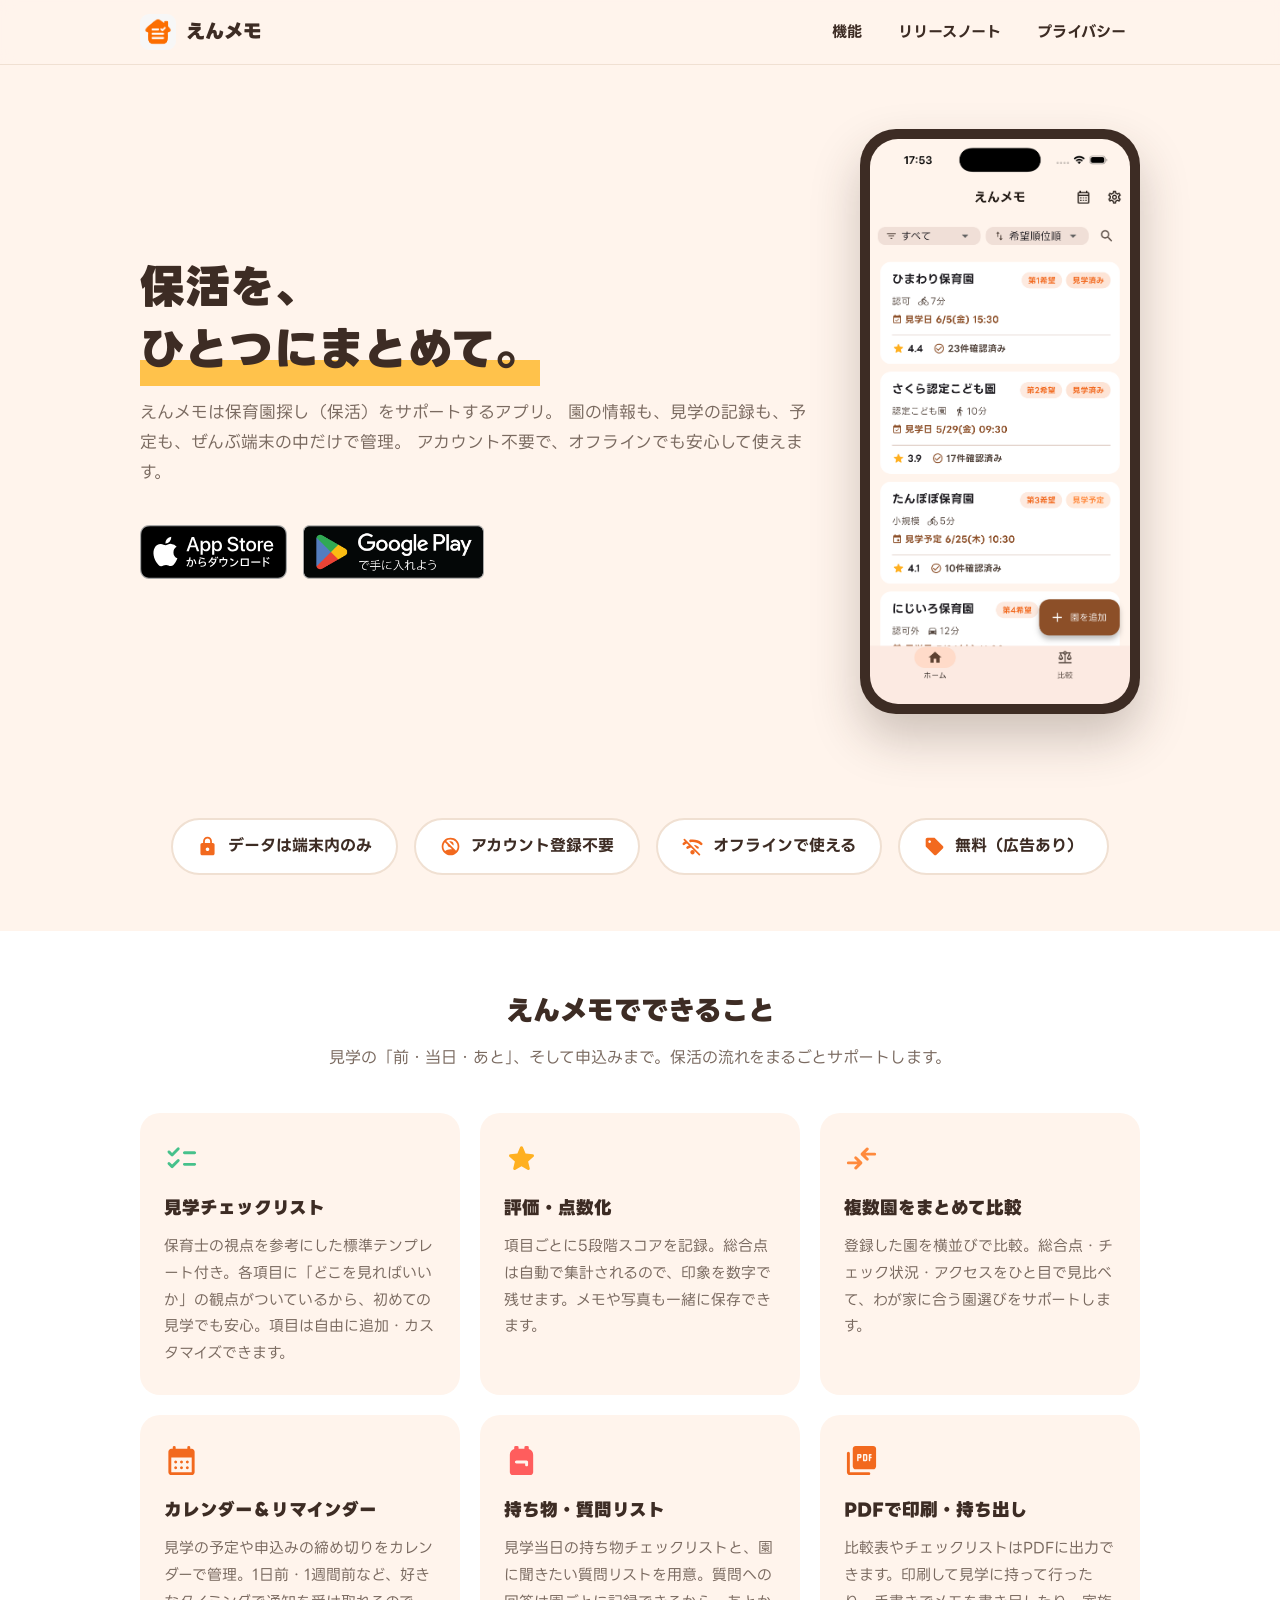
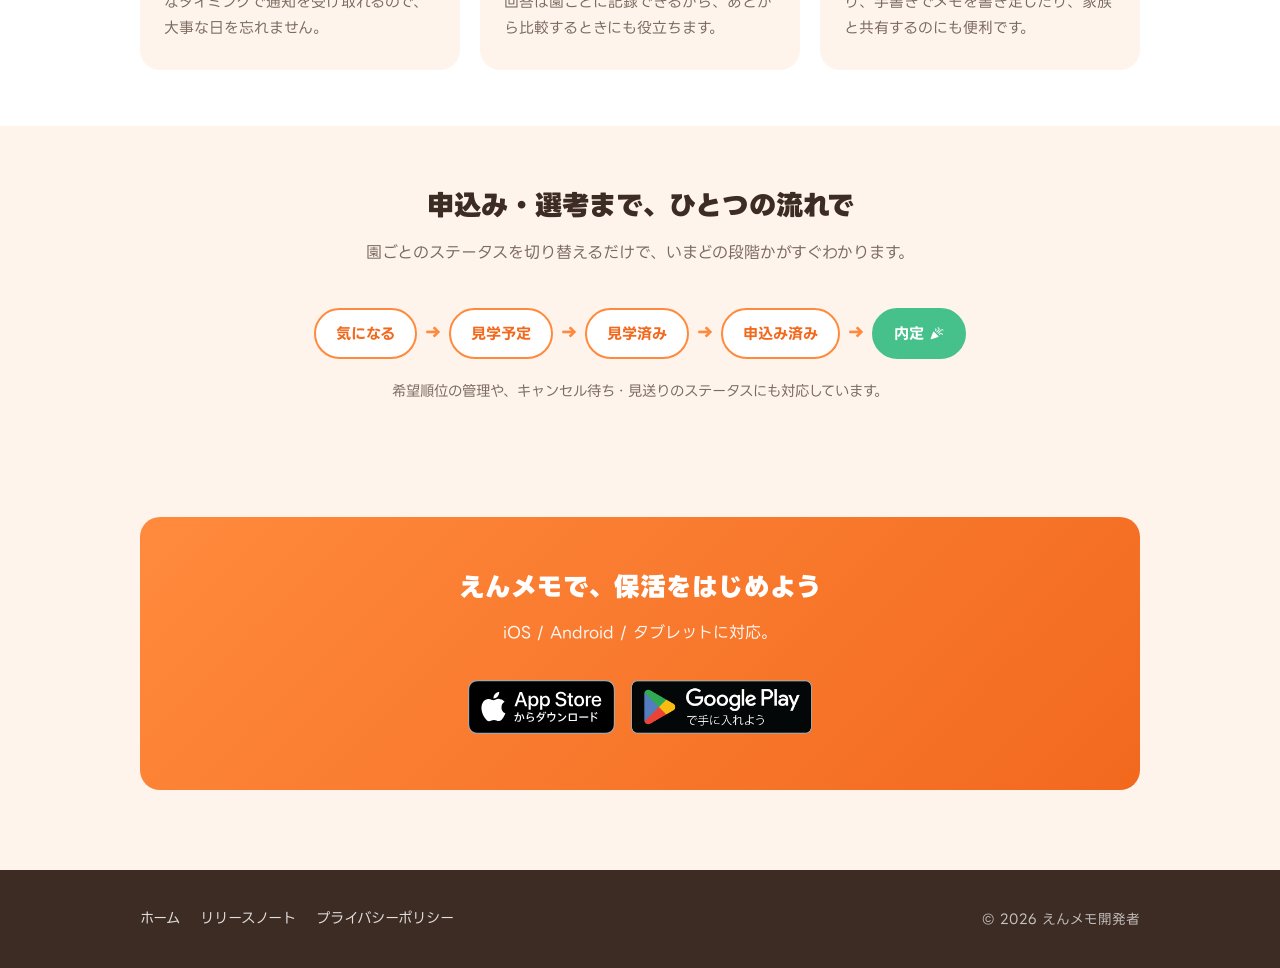
<file: index.html>
<!DOCTYPE html>
<html lang="ja">
<head>
  <meta charset="UTF-8">
  <meta name="viewport" content="width=device-width, initial-scale=1.0">
  <!-- Google tag (gtag.js) -->
  <script async src="https://www.googletagmanager.com/gtag/js?id=G-6Z30VS1GEQ"></script>
  <script>
    window.dataLayer = window.dataLayer || [];
    function gtag(){dataLayer.push(arguments);}
    gtag('js', new Date());
    gtag('config', 'G-6Z30VS1GEQ');
  </script>
  <title>えんメモ — 保活をひとつにまとめる保育園見学アプリ</title>
  <meta name="description" content="えんメモは保育園探し（保活）をサポートするアプリ。見学チェックリストで記録し、複数園を比較。オフライン・アカウント不要で安心して使えます。">
  <!-- TODO: サイトURL確定後に OGP を有効化（og:image は絶対URLが必要）
  <meta property="og:title" content="えんメモ — 保活をひとつにまとめる保育園見学アプリ">
  <meta property="og:description" content="見学チェックリストで記録し、複数園を比較。オフライン・アカウント不要。">
  <meta property="og:image" content="https://＜サイトURL＞/assets/img/ogp.png">
  -->
  <link rel="icon" type="image/png" href="assets/img/app_icon.png">
  <link rel="preload" href="assets/fonts/LINESeedJP_Rg.woff2" as="font" type="font/woff2" crossorigin>
  <link rel="preload" href="assets/fonts/LINESeedJP_Eb.woff2" as="font" type="font/woff2" crossorigin>
  <link rel="stylesheet" href="assets/css/style.css">
</head>
<body>

  <header class="site-header">
    <div class="container">
      <a class="brand" href="index.html">
        <img src="assets/img/app_icon.png" alt="えんメモのアイコン">
        <span>えんメモ</span>
      </a>
      <nav class="site-nav">
        <a href="#features">機能</a>
        <a href="releases.html">リリースノート</a>
        <a href="privacy.html">プライバシー</a>
      </nav>
    </div>
  </header>

  <main>

    <!-- ヒーロー -->
    <section class="hero">
      <div class="container">
        <div class="hero-copy">
          <h1>保活を、<br><span class="marker">ひとつにまとめて。</span></h1>
          <p class="lead">
            えんメモは保育園探し（保活）をサポートするアプリ。
            園の情報も、見学の記録も、予定も、ぜんぶ端末の中だけで管理。
            アカウント不要で、オフラインでも安心して使えます。
          </p>
          <div class="hero-badges">
            <a href="https://apps.apple.com/jp/app/id6776868012" target="_blank" rel="noopener">
              <img class="badge-appstore" src="assets/img/appstore-badge.svg" alt="App Storeでダウンロード">
            </a>
            <a href="https://play.google.com/store/apps/details?id=com.tsuka54lab.enmemo" target="_blank" rel="noopener">
              <img class="badge-googleplay" src="assets/img/googleplay-badge.png" alt="Google Playで手に入れよう">
            </a>
          </div>
        </div>
        <div class="hero-phone">
          <div class="phone-frame">
            <!-- スクリーンショットは assets/img/screenshot-home.png を差し替えれば更新できる -->
            <img src="assets/img/screenshot-home.png" alt="えんメモのホーム画面。登録した園がカードで一覧表示される">
          </div>
        </div>
      </div>
    </section>

    <!-- 安心ポイント -->
    <section>
      <div class="container">
        <div class="trust-row">
          <div class="trust-pill"><span class="micon ic-lock" aria-hidden="true"></span>データは端末内のみ</div>
          <div class="trust-pill"><span class="micon ic-no-accounts" aria-hidden="true"></span>アカウント登録不要</div>
          <div class="trust-pill"><span class="micon ic-wifi-off" aria-hidden="true"></span>オフラインで使える</div>
          <div class="trust-pill"><span class="micon ic-sell" aria-hidden="true"></span>無料（広告あり）</div>
        </div>
      </div>
    </section>

    <!-- 機能紹介 -->
    <section class="features" id="features">
      <div class="container">
        <h2 class="section-title">えんメモでできること</h2>
        <p class="section-sub">見学の「前・当日・あと」、そして申込みまで。保活の流れをまるごとサポートします。</p>
        <div class="feature-grid">
          <div class="feature-card">
            <div class="icon micon ic-checklist c-ok" aria-hidden="true"></div>
            <h3>見学チェックリスト</h3>
            <p>保育士の視点を参考にした標準テンプレート付き。各項目に「どこを見ればいいか」の観点がついているから、初めての見学でも安心。項目は自由に追加・カスタマイズできます。</p>
          </div>
          <div class="feature-card">
            <div class="icon micon ic-star c-attention" aria-hidden="true"></div>
            <h3>評価・点数化</h3>
            <p>項目ごとに5段階スコアを記録。総合点は自動で集計されるので、印象を数字で残せます。メモや写真も一緒に保存できます。</p>
          </div>
          <div class="feature-card">
            <div class="icon micon ic-compare c-primary" aria-hidden="true"></div>
            <h3>複数園をまとめて比較</h3>
            <p>登録した園を横並びで比較。総合点・チェック状況・アクセスをひと目で見比べて、わが家に合う園選びをサポートします。</p>
          </div>
          <div class="feature-card">
            <div class="icon micon ic-calendar c-deep" aria-hidden="true"></div>
            <h3>カレンダー＆リマインダー</h3>
            <p>見学の予定や申込みの締め切りをカレンダーで管理。1日前・1週間前など、好きなタイミングで通知を受け取れるので、大事な日を忘れません。</p>
          </div>
          <div class="feature-card">
            <div class="icon micon ic-backpack c-ng" aria-hidden="true"></div>
            <h3>持ち物・質問リスト</h3>
            <p>見学当日の持ち物チェックリストと、園に聞きたい質問リストを用意。質問への回答は園ごとに記録できるから、あとから比較するときにも役立ちます。</p>
          </div>
          <div class="feature-card">
            <div class="icon micon ic-pdf c-deep" aria-hidden="true"></div>
            <h3>PDFで印刷・持ち出し</h3>
            <p>比較表やチェックリストはPDFに出力できます。印刷して見学に持って行ったり、手書きでメモを書き足したり、家族と共有するのにも便利です。</p>
          </div>
        </div>
      </div>
    </section>

    <!-- 保活フロー -->
    <section>
      <div class="container">
        <h2 class="section-title">申込み・選考まで、ひとつの流れで</h2>
        <p class="section-sub">園ごとのステータスを切り替えるだけで、いまどの段階かがすぐわかります。</p>
        <div class="flow-steps">
          <span class="flow-step">気になる</span>
          <span class="flow-arrow">→</span>
          <span class="flow-step">見学予定</span>
          <span class="flow-arrow">→</span>
          <span class="flow-step">見学済み</span>
          <span class="flow-arrow">→</span>
          <span class="flow-step">申込み済み</span>
          <span class="flow-arrow">→</span>
          <span class="flow-step goal">内定 <span class="micon ic-celebration" aria-hidden="true"></span></span>
        </div>
        <p class="flow-note">希望順位の管理や、キャンセル待ち・見送りのステータスにも対応しています。</p>
      </div>
    </section>

    <!-- CTA -->
    <section class="cta">
      <div class="container">
        <div class="cta-box">
          <h2>えんメモで、保活をはじめよう</h2>
          <p>iOS / Android / タブレットに対応。</p>
          <div class="hero-badges">
            <a href="https://apps.apple.com/jp/app/id6776868012" target="_blank" rel="noopener">
              <img class="badge-appstore" src="assets/img/appstore-badge.svg" alt="App Storeでダウンロード">
            </a>
            <a href="https://play.google.com/store/apps/details?id=com.tsuka54lab.enmemo" target="_blank" rel="noopener">
              <img class="badge-googleplay" src="assets/img/googleplay-badge.png" alt="Google Playで手に入れよう">
            </a>
          </div>
        </div>
      </div>
    </section>

  </main>

  <footer class="site-footer">
    <div class="container">
      <div class="footer-links">
        <a href="index.html">ホーム</a>
        <a href="releases.html">リリースノート</a>
        <a href="privacy.html">プライバシーポリシー</a>
      </div>
      <div class="copyright">© 2026 えんメモ開発者</div>
    </div>
  </footer>

</body>
</html>
</file>
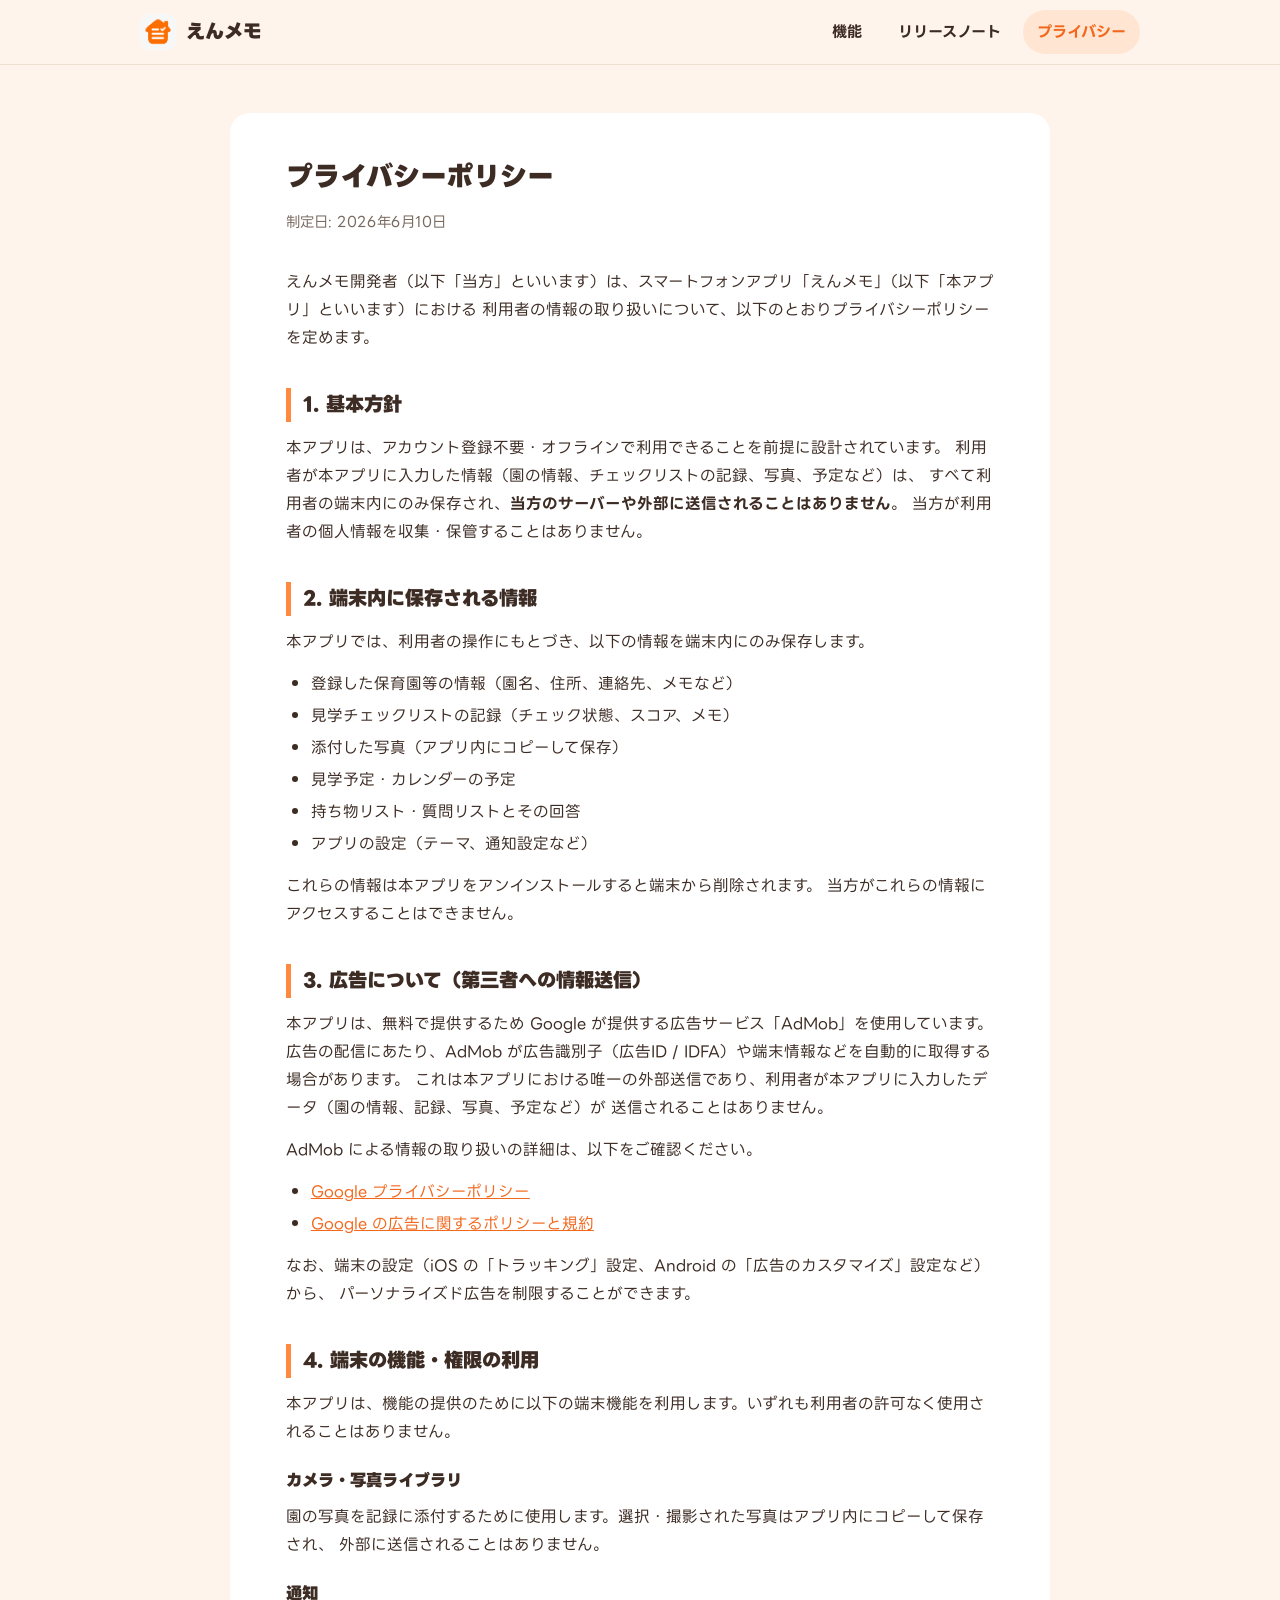
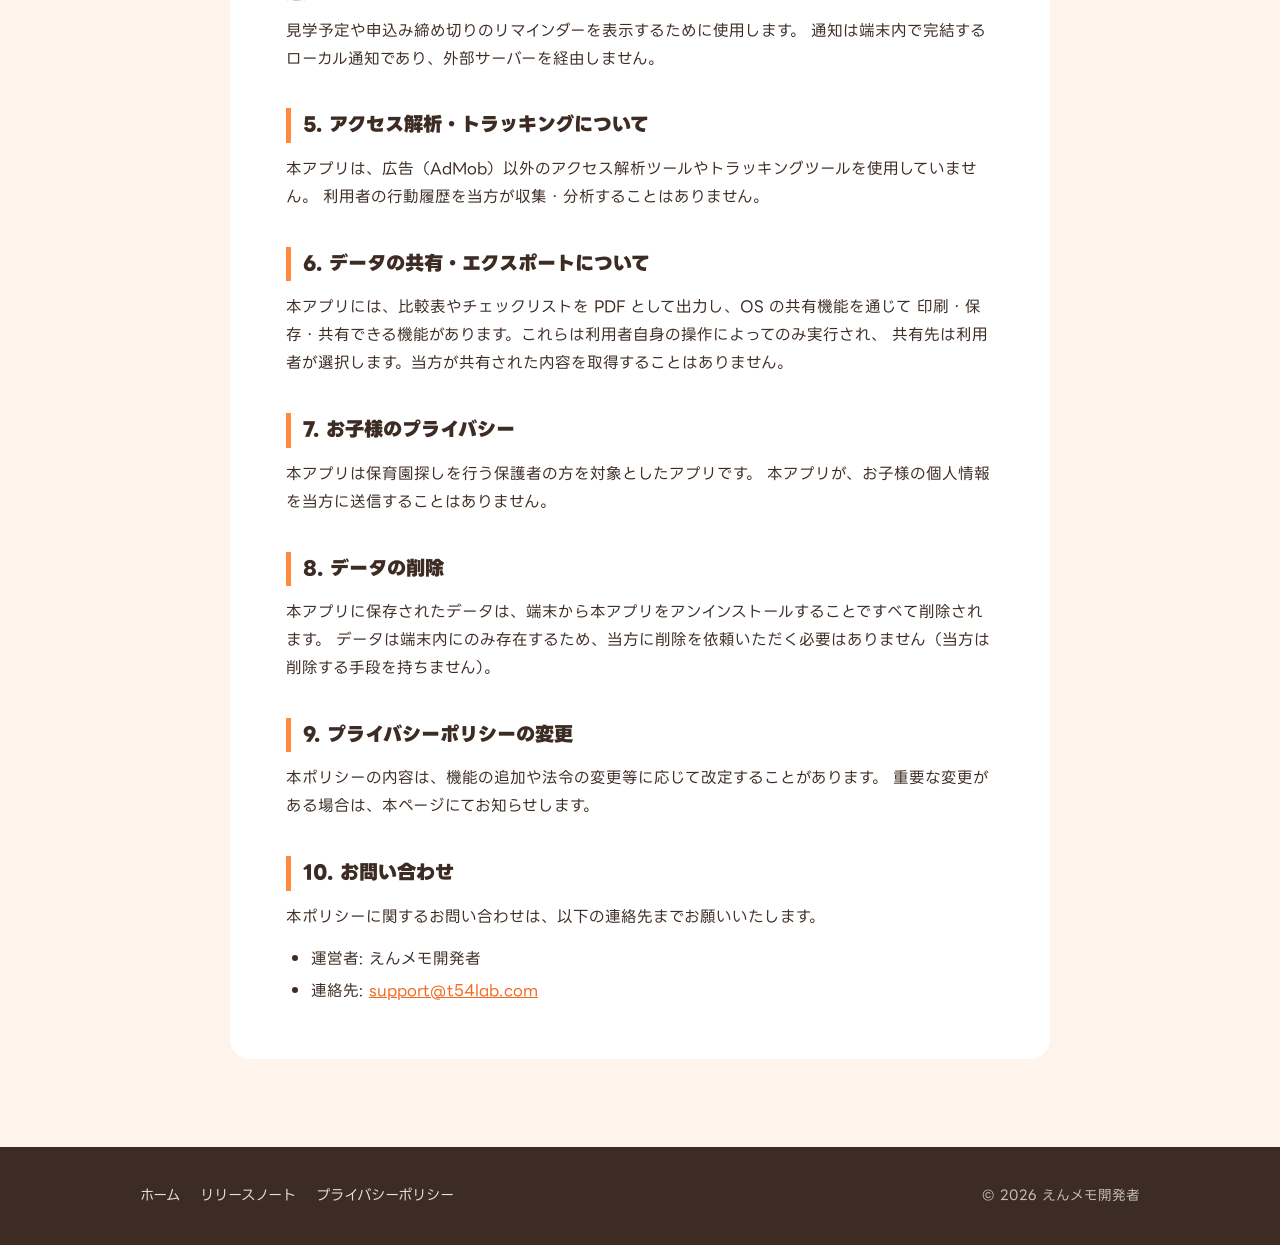
<file: privacy.html>
<!DOCTYPE html>
<html lang="ja">
<head>
  <meta charset="UTF-8">
  <meta name="viewport" content="width=device-width, initial-scale=1.0">
  <!-- Google tag (gtag.js) -->
  <script async src="https://www.googletagmanager.com/gtag/js?id=G-6Z30VS1GEQ"></script>
  <script>
    window.dataLayer = window.dataLayer || [];
    function gtag(){dataLayer.push(arguments);}
    gtag('js', new Date());
    gtag('config', 'G-6Z30VS1GEQ');
  </script>
  <title>プライバシーポリシー | えんメモ</title>
  <meta name="description" content="保活アプリ「えんメモ」のプライバシーポリシーです。">
  <link rel="icon" type="image/png" href="assets/img/app_icon.png">
  <link rel="preload" href="assets/fonts/LINESeedJP_Rg.woff2" as="font" type="font/woff2" crossorigin>
  <link rel="preload" href="assets/fonts/LINESeedJP_Eb.woff2" as="font" type="font/woff2" crossorigin>
  <link rel="stylesheet" href="assets/css/style.css">
</head>
<body>

  <header class="site-header">
    <div class="container">
      <a class="brand" href="index.html">
        <img src="assets/img/app_icon.png" alt="えんメモのアイコン">
        <span>えんメモ</span>
      </a>
      <nav class="site-nav">
        <a href="index.html#features">機能</a>
        <a href="releases.html">リリースノート</a>
        <a href="privacy.html" class="active">プライバシー</a>
      </nav>
    </div>
  </header>

  <main class="page-body">
    <div class="container">
      <article class="article">
        <h1>プライバシーポリシー</h1>
        <p class="meta">制定日: 2026年6月10日</p>

        <p>
          えんメモ開発者（以下「当方」といいます）は、スマートフォンアプリ「えんメモ」（以下「本アプリ」といいます）における
          利用者の情報の取り扱いについて、以下のとおりプライバシーポリシーを定めます。
        </p>

        <h2>1. 基本方針</h2>
        <p>
          本アプリは、アカウント登録不要・オフラインで利用できることを前提に設計されています。
          利用者が本アプリに入力した情報（園の情報、チェックリストの記録、写真、予定など）は、
          すべて利用者の端末内にのみ保存され、<strong>当方のサーバーや外部に送信されることはありません</strong>。
          当方が利用者の個人情報を収集・保管することはありません。
        </p>

        <h2>2. 端末内に保存される情報</h2>
        <p>本アプリでは、利用者の操作にもとづき、以下の情報を端末内にのみ保存します。</p>
        <ul>
          <li>登録した保育園等の情報（園名、住所、連絡先、メモなど）</li>
          <li>見学チェックリストの記録（チェック状態、スコア、メモ）</li>
          <li>添付した写真（アプリ内にコピーして保存）</li>
          <li>見学予定・カレンダーの予定</li>
          <li>持ち物リスト・質問リストとその回答</li>
          <li>アプリの設定（テーマ、通知設定など）</li>
        </ul>
        <p>
          これらの情報は本アプリをアンインストールすると端末から削除されます。
          当方がこれらの情報にアクセスすることはできません。
        </p>

        <h2>3. 広告について（第三者への情報送信）</h2>
        <p>
          本アプリは、無料で提供するため Google が提供する広告サービス「AdMob」を使用しています。
          広告の配信にあたり、AdMob が広告識別子（広告ID / IDFA）や端末情報などを自動的に取得する場合があります。
          これは本アプリにおける唯一の外部送信であり、利用者が本アプリに入力したデータ（園の情報、記録、写真、予定など）が
          送信されることはありません。
        </p>
        <p>
          AdMob による情報の取り扱いの詳細は、以下をご確認ください。
        </p>
        <ul>
          <li><a href="https://policies.google.com/privacy" target="_blank" rel="noopener">Google プライバシーポリシー</a></li>
          <li><a href="https://policies.google.com/technologies/ads" target="_blank" rel="noopener">Google の広告に関するポリシーと規約</a></li>
        </ul>
        <p>
          なお、端末の設定（iOS の「トラッキング」設定、Android の「広告のカスタマイズ」設定など）から、
          パーソナライズド広告を制限することができます。
        </p>

        <h2>4. 端末の機能・権限の利用</h2>
        <p>本アプリは、機能の提供のために以下の端末機能を利用します。いずれも利用者の許可なく使用されることはありません。</p>
        <h3>カメラ・写真ライブラリ</h3>
        <p>
          園の写真を記録に添付するために使用します。選択・撮影された写真はアプリ内にコピーして保存され、
          外部に送信されることはありません。
        </p>
        <h3>通知</h3>
        <p>
          見学予定や申込み締め切りのリマインダーを表示するために使用します。
          通知は端末内で完結するローカル通知であり、外部サーバーを経由しません。
        </p>

        <h2>5. アクセス解析・トラッキングについて</h2>
        <p>
          本アプリは、広告（AdMob）以外のアクセス解析ツールやトラッキングツールを使用していません。
          利用者の行動履歴を当方が収集・分析することはありません。
        </p>

        <h2>6. データの共有・エクスポートについて</h2>
        <p>
          本アプリには、比較表やチェックリストを PDF として出力し、OS の共有機能を通じて
          印刷・保存・共有できる機能があります。これらは利用者自身の操作によってのみ実行され、
          共有先は利用者が選択します。当方が共有された内容を取得することはありません。
        </p>

        <h2>7. お子様のプライバシー</h2>
        <p>
          本アプリは保育園探しを行う保護者の方を対象としたアプリです。
          本アプリが、お子様の個人情報を当方に送信することはありません。
        </p>

        <h2>8. データの削除</h2>
        <p>
          本アプリに保存されたデータは、端末から本アプリをアンインストールすることですべて削除されます。
          データは端末内にのみ存在するため、当方に削除を依頼いただく必要はありません（当方は削除する手段を持ちません）。
        </p>

        <h2>9. プライバシーポリシーの変更</h2>
        <p>
          本ポリシーの内容は、機能の追加や法令の変更等に応じて改定することがあります。
          重要な変更がある場合は、本ページにてお知らせします。
        </p>

        <h2>10. お問い合わせ</h2>
        <p>本ポリシーに関するお問い合わせは、以下の連絡先までお願いいたします。</p>
        <ul>
          <li>運営者: えんメモ開発者</li>
          <li>連絡先: <a href="mailto:support@t54lab.com">support@t54lab.com</a></li>
        </ul>
      </article>
    </div>
  </main>

  <footer class="site-footer">
    <div class="container">
      <div class="footer-links">
        <a href="index.html">ホーム</a>
        <a href="releases.html">リリースノート</a>
        <a href="privacy.html">プライバシーポリシー</a>
      </div>
      <div class="copyright">© 2026 えんメモ開発者</div>
    </div>
  </footer>

</body>
</html>
</file>
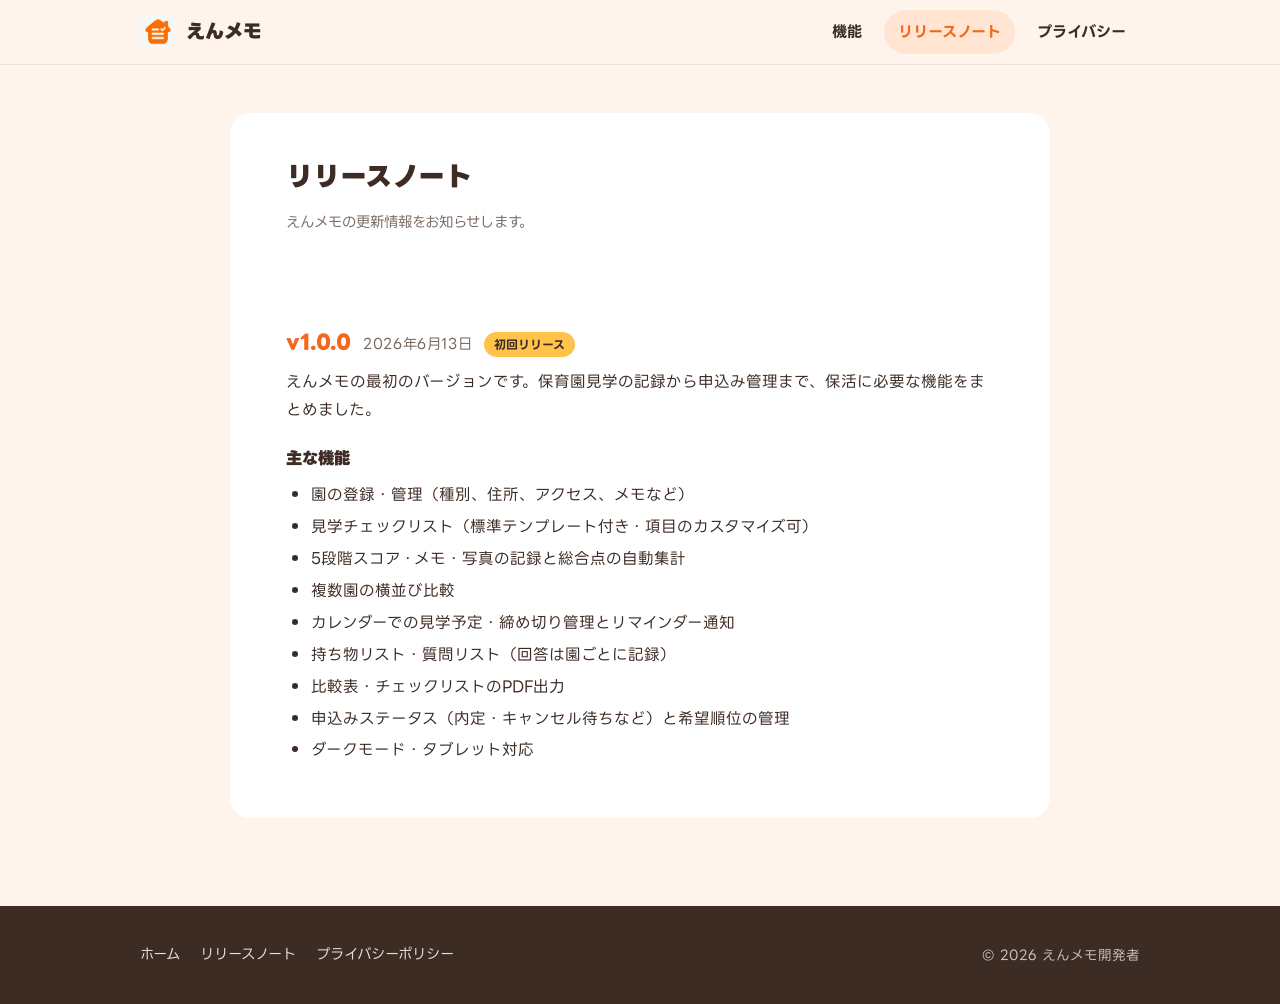
<file: releases.html>
<!DOCTYPE html>
<html lang="ja">
<head>
  <meta charset="UTF-8">
  <meta name="viewport" content="width=device-width, initial-scale=1.0">
  <!-- Google tag (gtag.js) -->
  <script async src="https://www.googletagmanager.com/gtag/js?id=G-6Z30VS1GEQ"></script>
  <script>
    window.dataLayer = window.dataLayer || [];
    function gtag(){dataLayer.push(arguments);}
    gtag('js', new Date());
    gtag('config', 'G-6Z30VS1GEQ');
  </script>
  <title>リリースノート | えんメモ</title>
  <meta name="description" content="保活アプリ「えんメモ」の更新情報・リリースノートです。">
  <link rel="icon" type="image/png" href="assets/img/app_icon.png">
  <link rel="preload" href="assets/fonts/LINESeedJP_Rg.woff2" as="font" type="font/woff2" crossorigin>
  <link rel="preload" href="assets/fonts/LINESeedJP_Eb.woff2" as="font" type="font/woff2" crossorigin>
  <link rel="stylesheet" href="assets/css/style.css">
</head>
<body>

  <header class="site-header">
    <div class="container">
      <a class="brand" href="index.html">
        <img src="assets/img/app_icon.png" alt="えんメモのアイコン">
        <span>えんメモ</span>
      </a>
      <nav class="site-nav">
        <a href="index.html#features">機能</a>
        <a href="releases.html" class="active">リリースノート</a>
        <a href="privacy.html">プライバシー</a>
      </nav>
    </div>
  </header>

  <main class="page-body">
    <div class="container">
      <article class="article">
        <h1>リリースノート</h1>
        <p class="meta">えんメモの更新情報をお知らせします。</p>

        <!-- ============================================================
          新しいリリースを追加するときは、この下に .release ブロックを
          コピーして追記してください（新しいものが上）。

          テンプレート:

          <section class="release">
            <div class="release-header">
              <span class="release-version">v1.1.0</span>
              <span class="release-date">2026年7月1日</span>
            </div>
            <h3>新機能</h3>
            <ul>
              <li>〇〇できるようになりました</li>
            </ul>
            <h3>改善・修正</h3>
            <ul>
              <li>〇〇を改善しました</li>
            </ul>
          </section>
        ============================================================= -->

        <section class="release">
          <div class="release-header">
            <span class="release-version">v1.0.0</span>
            <span class="release-date">2026年6月13日</span>
            <span class="release-tag">初回リリース</span>
          </div>
          <p>えんメモの最初のバージョンです。保育園見学の記録から申込み管理まで、保活に必要な機能をまとめました。</p>
          <h3>主な機能</h3>
          <ul>
            <li>園の登録・管理（種別、住所、アクセス、メモなど）</li>
            <li>見学チェックリスト（標準テンプレート付き・項目のカスタマイズ可）</li>
            <li>5段階スコア・メモ・写真の記録と総合点の自動集計</li>
            <li>複数園の横並び比較</li>
            <li>カレンダーでの見学予定・締め切り管理とリマインダー通知</li>
            <li>持ち物リスト・質問リスト（回答は園ごとに記録）</li>
            <li>比較表・チェックリストのPDF出力</li>
            <li>申込みステータス（内定・キャンセル待ちなど）と希望順位の管理</li>
            <li>ダークモード・タブレット対応</li>
          </ul>
        </section>

      </article>
    </div>
  </main>

  <footer class="site-footer">
    <div class="container">
      <div class="footer-links">
        <a href="index.html">ホーム</a>
        <a href="releases.html">リリースノート</a>
        <a href="privacy.html">プライバシーポリシー</a>
      </div>
      <div class="copyright">© 2026 えんメモ開発者</div>
    </div>
  </footer>

</body>
</html>
</file>
<file: assets/css/style.css>
/* ==========================================================
   えんメモ ランディングページ 共通スタイル
   配色はアプリの lib/theme/app_colors.dart に合わせている。
   ========================================================== */

/* ---------- Webフォント（LINE Seed JP・自己ホスト） ----------
   アプリ同梱の ../hokatsu/assets/fonts/*.ttf を woff2 に変換したもの。
   ライセンスは SIL Open Font License 1.1（商用利用・再配布OK）。 */

@font-face {
  font-family: "LINESeedJP";
  src: url("../fonts/LINESeedJP_Rg.woff2") format("woff2");
  font-weight: 400;
  font-display: swap;
}

@font-face {
  font-family: "LINESeedJP";
  src: url("../fonts/LINESeedJP_Bd.woff2") format("woff2");
  font-weight: 500 700;
  font-display: swap;
}

@font-face {
  font-family: "LINESeedJP";
  src: url("../fonts/LINESeedJP_Eb.woff2") format("woff2");
  font-weight: 800 900;
  font-display: swap;
}

:root {
  /* アプリのカラーパレット（AppColors と同じ値） */
  --primary: #ff8a3d;       /* ビビッドオレンジ */
  --primary-deep: #f2691e;  /* ディープオレンジ */
  --accent: #ffc24b;        /* サニーイエロー */
  --soft-peach: #fff4ec;    /* ソフトピーチ背景 */
  --ok: #46c18b;            /* フレッシュグリーン */
  --attention: #ffb020;     /* アンバー */
  --ng: #ff5d5d;            /* コーラルレッド */
  --text: #3d2c24;          /* ダークブラウングレー */

  --text-sub: #7a6a60;      /* 補助テキスト */
  --card-bg: #ffffff;
  --border: #f0e0d2;
  --radius: 20px;           /* アプリの角丸感に合わせる */
  --max-width: 1040px;
}

* {
  margin: 0;
  padding: 0;
  box-sizing: border-box;
}

html {
  scroll-behavior: smooth;
}

body {
  font-family: "LINESeedJP", "Hiragino Kaku Gothic ProN", "Noto Sans JP", sans-serif;
  color: var(--text);
  background: var(--soft-peach);
  line-height: 1.8;
}

a {
  color: var(--primary-deep);
}

img {
  max-width: 100%;
  display: block;
}

.container {
  max-width: var(--max-width);
  margin: 0 auto;
  padding: 0 20px;
}

/* ---------- ヘッダー ---------- */

.site-header {
  position: sticky;
  top: 0;
  z-index: 100;
  background: rgba(255, 244, 236, 0.92);
  backdrop-filter: blur(8px);
  border-bottom: 1px solid var(--border);
}

.site-header .container {
  display: flex;
  align-items: center;
  justify-content: space-between;
  height: 64px;
}

.brand {
  display: flex;
  align-items: center;
  gap: 10px;
  text-decoration: none;
  color: var(--text);
  font-weight: 800;
  font-size: 1.2rem;
}

.brand img {
  width: 36px;
  height: 36px;
  border-radius: 9px;
}

.site-nav {
  display: flex;
  gap: 8px;
}

.site-nav a {
  text-decoration: none;
  color: var(--text);
  font-weight: 500;
  font-size: 0.95rem;
  padding: 8px 14px;
  border-radius: 999px;
  transition: background 0.2s;
}

.site-nav a:hover,
.site-nav a.active {
  background: rgba(255, 138, 61, 0.15);
  color: var(--primary-deep);
}

/* ---------- ヒーロー ---------- */

.hero {
  padding: 64px 0 48px;
}

.hero .container {
  display: flex;
  align-items: center;
  gap: 48px;
}

.hero-copy {
  flex: 1;
}

.hero-copy h1 {
  font-size: clamp(1.9rem, 4.5vw, 2.8rem);
  font-weight: 900;
  line-height: 1.4;
  margin-bottom: 16px;
}

.hero-copy h1 .marker {
  background: linear-gradient(transparent 65%, var(--accent) 65%);
}

.hero-copy .lead {
  font-size: 1.05rem;
  color: var(--text-sub);
  margin-bottom: 28px;
}

.hero-badges {
  display: flex;
  flex-wrap: wrap;
  align-items: center;
  gap: 16px;
}

/* ストア公式バッジ（規約上バッジ画像自体は改変しない）。
   Google Play の PNG（646x250）は上下29pxずつ透明余白を含む＝バッジ本体の高さは192/250。
   Apple（54px）と本体の高さが揃うよう 54 × 250/192 ≈ 70px で表示する。 */
.badge-appstore {
  height: 54px;
  width: auto;
}

.badge-googleplay {
  height: 70px;
  width: auto;
}

.hero-phone {
  flex: 0 0 280px;
}

/* スマホ枠モック（中の img を差し替えればOK） */
.phone-frame {
  background: var(--text);
  border-radius: 36px;
  padding: 10px;
  box-shadow: 0 24px 48px rgba(61, 44, 36, 0.25);
}

.phone-frame img {
  border-radius: 28px;
  width: 100%;
}

/* ---------- セクション共通 ---------- */

section {
  padding: 56px 0;
}

.section-title {
  text-align: center;
  font-size: 1.7rem;
  font-weight: 900;
  margin-bottom: 8px;
}

.section-sub {
  text-align: center;
  color: var(--text-sub);
  margin-bottom: 40px;
}

/* ---------- アイコン（Material Symbols Rounded） ----------
   アプリ内と同じ Material Icons 系で統一。assets/img/icons/ の黒SVGを
   マスクとして使い、color（currentColor）で好きな色に塗る仕組み。
   新しいアイコンは https://fonts.google.com/icons から Rounded / Fill で
   SVGを取得して icons/ に置き、.ic-〇〇 クラスを1行足せば使える。 */

.micon {
  display: inline-block;
  width: 1em;
  height: 1em;
  flex: none;
  background-color: currentColor;
  -webkit-mask-repeat: no-repeat;
  -webkit-mask-position: center;
  -webkit-mask-size: contain;
  mask-repeat: no-repeat;
  mask-position: center;
  mask-size: contain;
  vertical-align: -0.125em;
}

/* SVGはdata URIで埋め込む（mask-imageの外部ファイル参照は file:// プレビューでCORSブロックされるため）。
   元のSVGファイルは assets/img/icons/ に置いてある。変換はREADME参照。 */
.ic-lock { -webkit-mask-image: url("data:image/svg+xml,%3Csvg xmlns='http://www.w3.org/2000/svg' height='24' viewBox='0 -960 960 960' width='24'%3E%3Cpath d='M240-80q-33 0-56.5-23.5T160-160v-400q0-33 23.5-56.5T240-640h40v-80q0-83 58.5-141.5T480-920q83 0 141.5 58.5T680-720v80h40q33 0 56.5 23.5T800-560v400q0 33-23.5 56.5T720-80H240Zm296.5-223.5Q560-327 560-360t-23.5-56.5Q513-440 480-440t-56.5 23.5Q400-393 400-360t23.5 56.5Q447-280 480-280t56.5-23.5ZM360-640h240v-80q0-50-35-85t-85-35q-50 0-85 35t-35 85v80Z'/%3E%3C/svg%3E"); mask-image: url("data:image/svg+xml,%3Csvg xmlns='http://www.w3.org/2000/svg' height='24' viewBox='0 -960 960 960' width='24'%3E%3Cpath d='M240-80q-33 0-56.5-23.5T160-160v-400q0-33 23.5-56.5T240-640h40v-80q0-83 58.5-141.5T480-920q83 0 141.5 58.5T680-720v80h40q33 0 56.5 23.5T800-560v400q0 33-23.5 56.5T720-80H240Zm296.5-223.5Q560-327 560-360t-23.5-56.5Q513-440 480-440t-56.5 23.5Q400-393 400-360t23.5 56.5Q447-280 480-280t56.5-23.5ZM360-640h240v-80q0-50-35-85t-85-35q-50 0-85 35t-35 85v80Z'/%3E%3C/svg%3E"); }
.ic-no-accounts { -webkit-mask-image: url("data:image/svg+xml,%3Csvg xmlns='http://www.w3.org/2000/svg' height='24' viewBox='0 -960 960 960' width='24'%3E%3Cpath d='M608-522 422-708q14-6 28.5-9t29.5-3q59 0 99.5 40.5T620-580q0 15-3 29.5t-9 28.5ZM234-276q51-39 114-61.5T480-360q18 0 34.5 1.5T549-354l-88-88q-47-6-80.5-39.5T341-562L227-676q-32 41-49.5 90.5T160-480q0 59 19.5 111t54.5 93Zm498-8q32-41 50-90.5T800-480q0-133-93.5-226.5T480-800q-56 0-105.5 18T284-732l448 448ZM325-111.5q-73-31.5-127.5-86t-86-127.5Q80-398 80-480.5t31.5-155q31.5-72.5 86-127t127.5-86Q398-880 480.5-880t155 31.5q72.5 31.5 127 86t86 127Q880-563 880-480.5T848.5-325q-31.5 73-86 127.5t-127 86Q563-80 480.5-80T325-111.5Z'/%3E%3C/svg%3E"); mask-image: url("data:image/svg+xml,%3Csvg xmlns='http://www.w3.org/2000/svg' height='24' viewBox='0 -960 960 960' width='24'%3E%3Cpath d='M608-522 422-708q14-6 28.5-9t29.5-3q59 0 99.5 40.5T620-580q0 15-3 29.5t-9 28.5ZM234-276q51-39 114-61.5T480-360q18 0 34.5 1.5T549-354l-88-88q-47-6-80.5-39.5T341-562L227-676q-32 41-49.5 90.5T160-480q0 59 19.5 111t54.5 93Zm498-8q32-41 50-90.5T800-480q0-133-93.5-226.5T480-800q-56 0-105.5 18T284-732l448 448ZM325-111.5q-73-31.5-127.5-86t-86-127.5Q80-398 80-480.5t31.5-155q31.5-72.5 86-127t127.5-86Q398-880 480.5-880t155 31.5q72.5 31.5 127 86t86 127Q880-563 880-480.5T848.5-325q-31.5 73-86 127.5t-127 86Q563-80 480.5-80T325-111.5Z'/%3E%3C/svg%3E"); }
.ic-wifi-off { -webkit-mask-image: url("data:image/svg+xml,%3Csvg xmlns='http://www.w3.org/2000/svg' height='24' viewBox='0 -960 960 960' width='24'%3E%3Cpath d='M762-84 414-434q-31 7-59.5 19T301-386q-21 14-46.5 14.5T212-389q-18-18-16.5-43.5T217-473q23-17 48.5-31t52.5-26l-90-90q-26 14-50.5 29.5T130-557q-20 16-45.5 16T42-559q-18-18-17-43t21-41q22-18 45-34.5t49-30.5l-56-56q-11-11-11-28t11-28q11-11 28-11t28 11l679 679q12 12 12 28.5T819-84q-12 11-28.5 11.5T762-84Zm-353-65.5Q380-179 380-220q0-42 29-71t71-29q42 0 71 29t29 71q0 41-29 70.5T480-120q-42 0-71-29.5ZM753-395q-16 16-37.5 15.5T678-396l-10-10-10-10-96-96q-13-13-5-27t28-9q45 11 85.5 31t75.5 47q18 14 20.5 36.5T753-395Zm165-164q-17 18-42 18.5T831-556q-72-59-161.5-91.5T480-680q-21 0-40.5 1.5T400-674q-25 4-45-10.5T331-724q-4-25 11-45t40-24q24-4 48.5-5.5T480-800q125 0 235.5 41.5T914-644q20 17 21 42t-17 43Z'/%3E%3C/svg%3E"); mask-image: url("data:image/svg+xml,%3Csvg xmlns='http://www.w3.org/2000/svg' height='24' viewBox='0 -960 960 960' width='24'%3E%3Cpath d='M762-84 414-434q-31 7-59.5 19T301-386q-21 14-46.5 14.5T212-389q-18-18-16.5-43.5T217-473q23-17 48.5-31t52.5-26l-90-90q-26 14-50.5 29.5T130-557q-20 16-45.5 16T42-559q-18-18-17-43t21-41q22-18 45-34.5t49-30.5l-56-56q-11-11-11-28t11-28q11-11 28-11t28 11l679 679q12 12 12 28.5T819-84q-12 11-28.5 11.5T762-84Zm-353-65.5Q380-179 380-220q0-42 29-71t71-29q42 0 71 29t29 71q0 41-29 70.5T480-120q-42 0-71-29.5ZM753-395q-16 16-37.5 15.5T678-396l-10-10-10-10-96-96q-13-13-5-27t28-9q45 11 85.5 31t75.5 47q18 14 20.5 36.5T753-395Zm165-164q-17 18-42 18.5T831-556q-72-59-161.5-91.5T480-680q-21 0-40.5 1.5T400-674q-25 4-45-10.5T331-724q-4-25 11-45t40-24q24-4 48.5-5.5T480-800q125 0 235.5 41.5T914-644q20 17 21 42t-17 43Z'/%3E%3C/svg%3E"); }
.ic-sell { -webkit-mask-image: url("data:image/svg+xml,%3Csvg xmlns='http://www.w3.org/2000/svg' height='24' viewBox='0 -960 960 960' width='24'%3E%3Cpath d='M856-390 570-104q-12 12-27 18t-30 6q-15 0-30-6t-27-18L103-457q-11-11-17-25.5T80-513v-287q0-33 23.5-56.5T160-880h287q16 0 31 6.5t26 17.5l352 353q12 12 17.5 27t5.5 30q0 15-5.5 29.5T856-390ZM260-640q25 0 42.5-17.5T320-700q0-25-17.5-42.5T260-760q-25 0-42.5 17.5T200-700q0 25 17.5 42.5T260-640Z'/%3E%3C/svg%3E"); mask-image: url("data:image/svg+xml,%3Csvg xmlns='http://www.w3.org/2000/svg' height='24' viewBox='0 -960 960 960' width='24'%3E%3Cpath d='M856-390 570-104q-12 12-27 18t-30 6q-15 0-30-6t-27-18L103-457q-11-11-17-25.5T80-513v-287q0-33 23.5-56.5T160-880h287q16 0 31 6.5t26 17.5l352 353q12 12 17.5 27t5.5 30q0 15-5.5 29.5T856-390ZM260-640q25 0 42.5-17.5T320-700q0-25-17.5-42.5T260-760q-25 0-42.5 17.5T200-700q0 25 17.5 42.5T260-640Z'/%3E%3C/svg%3E"); }
.ic-checklist { -webkit-mask-image: url("data:image/svg+xml,%3Csvg xmlns='http://www.w3.org/2000/svg' height='24' viewBox='0 -960 960 960' width='24'%3E%3Cpath d='m221-313 142-142q12-12 28-11.5t28 12.5q11 12 11 28t-11 28L250-228q-12 12-28 12t-28-12l-86-86q-11-11-11-28t11-28q11-11 28-11t28 11l57 57Zm0-320 142-142q12-12 28-11.5t28 12.5q11 12 11 28t-11 28L250-548q-12 12-28 12t-28-12l-86-86q-11-11-11-28t11-28q11-11 28-11t28 11l57 57Zm339 353q-17 0-28.5-11.5T520-320q0-17 11.5-28.5T560-360h280q17 0 28.5 11.5T880-320q0 17-11.5 28.5T840-280H560Zm0-320q-17 0-28.5-11.5T520-640q0-17 11.5-28.5T560-680h280q17 0 28.5 11.5T880-640q0 17-11.5 28.5T840-600H560Z'/%3E%3C/svg%3E"); mask-image: url("data:image/svg+xml,%3Csvg xmlns='http://www.w3.org/2000/svg' height='24' viewBox='0 -960 960 960' width='24'%3E%3Cpath d='m221-313 142-142q12-12 28-11.5t28 12.5q11 12 11 28t-11 28L250-228q-12 12-28 12t-28-12l-86-86q-11-11-11-28t11-28q11-11 28-11t28 11l57 57Zm0-320 142-142q12-12 28-11.5t28 12.5q11 12 11 28t-11 28L250-548q-12 12-28 12t-28-12l-86-86q-11-11-11-28t11-28q11-11 28-11t28 11l57 57Zm339 353q-17 0-28.5-11.5T520-320q0-17 11.5-28.5T560-360h280q17 0 28.5 11.5T880-320q0 17-11.5 28.5T840-280H560Zm0-320q-17 0-28.5-11.5T520-640q0-17 11.5-28.5T560-680h280q17 0 28.5 11.5T880-640q0 17-11.5 28.5T840-600H560Z'/%3E%3C/svg%3E"); }
.ic-star { -webkit-mask-image: url("data:image/svg+xml,%3Csvg xmlns='http://www.w3.org/2000/svg' height='24' viewBox='0 -960 960 960' width='24'%3E%3Cpath d='M480-269 314-169q-11 7-23 6t-21-8q-9-7-14-17.5t-2-23.5l44-189-147-127q-10-9-12.5-20.5T140-571q4-11 12-18t22-9l194-17 75-178q5-12 15.5-18t21.5-6q11 0 21.5 6t15.5 18l75 178 194 17q14 2 22 9t12 18q4 11 1.5 22.5T809-528L662-401l44 189q3 13-2 23.5T690-171q-9 7-21 8t-23-6L480-269Z'/%3E%3C/svg%3E"); mask-image: url("data:image/svg+xml,%3Csvg xmlns='http://www.w3.org/2000/svg' height='24' viewBox='0 -960 960 960' width='24'%3E%3Cpath d='M480-269 314-169q-11 7-23 6t-21-8q-9-7-14-17.5t-2-23.5l44-189-147-127q-10-9-12.5-20.5T140-571q4-11 12-18t22-9l194-17 75-178q5-12 15.5-18t21.5-6q11 0 21.5 6t15.5 18l75 178 194 17q14 2 22 9t12 18q4 11 1.5 22.5T809-528L662-401l44 189q3 13-2 23.5T690-171q-9 7-21 8t-23-6L480-269Z'/%3E%3C/svg%3E"); }
.ic-compare { -webkit-mask-image: url("data:image/svg+xml,%3Csvg xmlns='http://www.w3.org/2000/svg' height='24' viewBox='0 -960 960 960' width='24'%3E%3Cpath d='M367-320H120q-17 0-28.5-11.5T80-360q0-17 11.5-28.5T120-400h247l-75-75q-11-11-11-27.5t11-28.5q12-12 28.5-12t28.5 12l143 143q6 6 8.5 13t2.5 15q0 8-2.5 15t-8.5 13L348-188q-12 12-28 11.5T292-189q-11-12-11.5-28t11.5-28l75-75Zm226-240 75 75q11 11 11 27.5T668-429q-12 12-28.5 12T611-429L468-572q-6-6-8.5-13t-2.5-15q0-8 2.5-15t8.5-13l144-144q12-12 28-11.5t28 12.5q11 12 11.5 28T668-715l-75 75h247q17 0 28.5 11.5T880-600q0 17-11.5 28.5T840-560H593Z'/%3E%3C/svg%3E"); mask-image: url("data:image/svg+xml,%3Csvg xmlns='http://www.w3.org/2000/svg' height='24' viewBox='0 -960 960 960' width='24'%3E%3Cpath d='M367-320H120q-17 0-28.5-11.5T80-360q0-17 11.5-28.5T120-400h247l-75-75q-11-11-11-27.5t11-28.5q12-12 28.5-12t28.5 12l143 143q6 6 8.5 13t2.5 15q0 8-2.5 15t-8.5 13L348-188q-12 12-28 11.5T292-189q-11-12-11.5-28t11.5-28l75-75Zm226-240 75 75q11 11 11 27.5T668-429q-12 12-28.5 12T611-429L468-572q-6-6-8.5-13t-2.5-15q0-8 2.5-15t8.5-13l144-144q12-12 28-11.5t28 12.5q11 12 11.5 28T668-715l-75 75h247q17 0 28.5 11.5T880-600q0 17-11.5 28.5T840-560H593Z'/%3E%3C/svg%3E"); }
.ic-calendar { -webkit-mask-image: url("data:image/svg+xml,%3Csvg xmlns='http://www.w3.org/2000/svg' height='24' viewBox='0 -960 960 960' width='24'%3E%3Cpath d='M200-80q-33 0-56.5-23.5T120-160v-560q0-33 23.5-56.5T200-800h40v-40q0-17 11.5-28.5T280-880q17 0 28.5 11.5T320-840v40h320v-40q0-17 11.5-28.5T680-880q17 0 28.5 11.5T720-840v40h40q33 0 56.5 23.5T840-720v560q0 33-23.5 56.5T760-80H200Zm0-80h560v-400H200v400Zm280-240q-17 0-28.5-11.5T440-440q0-17 11.5-28.5T480-480q17 0 28.5 11.5T520-440q0 17-11.5 28.5T480-400Zm-188.5-11.5Q280-423 280-440t11.5-28.5Q303-480 320-480t28.5 11.5Q360-457 360-440t-11.5 28.5Q337-400 320-400t-28.5-11.5ZM640-400q-17 0-28.5-11.5T600-440q0-17 11.5-28.5T640-480q17 0 28.5 11.5T680-440q0 17-11.5 28.5T640-400ZM480-240q-17 0-28.5-11.5T440-280q0-17 11.5-28.5T480-320q17 0 28.5 11.5T520-280q0 17-11.5 28.5T480-240Zm-188.5-11.5Q280-263 280-280t11.5-28.5Q303-320 320-320t28.5 11.5Q360-297 360-280t-11.5 28.5Q337-240 320-240t-28.5-11.5ZM640-240q-17 0-28.5-11.5T600-280q0-17 11.5-28.5T640-320q17 0 28.5 11.5T680-280q0 17-11.5 28.5T640-240Z'/%3E%3C/svg%3E"); mask-image: url("data:image/svg+xml,%3Csvg xmlns='http://www.w3.org/2000/svg' height='24' viewBox='0 -960 960 960' width='24'%3E%3Cpath d='M200-80q-33 0-56.5-23.5T120-160v-560q0-33 23.5-56.5T200-800h40v-40q0-17 11.5-28.5T280-880q17 0 28.5 11.5T320-840v40h320v-40q0-17 11.5-28.5T680-880q17 0 28.5 11.5T720-840v40h40q33 0 56.5 23.5T840-720v560q0 33-23.5 56.5T760-80H200Zm0-80h560v-400H200v400Zm280-240q-17 0-28.5-11.5T440-440q0-17 11.5-28.5T480-480q17 0 28.5 11.5T520-440q0 17-11.5 28.5T480-400Zm-188.5-11.5Q280-423 280-440t11.5-28.5Q303-480 320-480t28.5 11.5Q360-457 360-440t-11.5 28.5Q337-400 320-400t-28.5-11.5ZM640-400q-17 0-28.5-11.5T600-440q0-17 11.5-28.5T640-480q17 0 28.5 11.5T680-440q0 17-11.5 28.5T640-400ZM480-240q-17 0-28.5-11.5T440-280q0-17 11.5-28.5T480-320q17 0 28.5 11.5T520-280q0 17-11.5 28.5T480-240Zm-188.5-11.5Q280-263 280-280t11.5-28.5Q303-320 320-320t28.5 11.5Q360-297 360-280t-11.5 28.5Q337-240 320-240t-28.5-11.5ZM640-240q-17 0-28.5-11.5T600-280q0-17 11.5-28.5T640-320q17 0 28.5 11.5T680-280q0 17-11.5 28.5T640-240Z'/%3E%3C/svg%3E"); }
.ic-backpack { -webkit-mask-image: url("data:image/svg+xml,%3Csvg xmlns='http://www.w3.org/2000/svg' height='24' viewBox='0 -960 960 960' width='24'%3E%3Cpath d='M240-80q-33 0-56.5-23.5T160-160v-480q0-56 34-98t86-56v-46q0-17 11.5-28.5T320-880h40q17 0 28.5 11.5T400-840v40h160v-40q0-17 11.5-28.5T600-880h40q17 0 28.5 11.5T680-840v46q52 14 86 56t34 98v480q0 33-23.5 56.5T720-80H240Zm340-320v40q0 17 11.5 28.5T620-320q17 0 28.5-11.5T660-360v-80q0-17-11.5-28.5T620-480H340q-17 0-28.5 11.5T300-440q0 17 11.5 28.5T340-400h240Z'/%3E%3C/svg%3E"); mask-image: url("data:image/svg+xml,%3Csvg xmlns='http://www.w3.org/2000/svg' height='24' viewBox='0 -960 960 960' width='24'%3E%3Cpath d='M240-80q-33 0-56.5-23.5T160-160v-480q0-56 34-98t86-56v-46q0-17 11.5-28.5T320-880h40q17 0 28.5 11.5T400-840v40h160v-40q0-17 11.5-28.5T600-880h40q17 0 28.5 11.5T680-840v46q52 14 86 56t34 98v480q0 33-23.5 56.5T720-80H240Zm340-320v40q0 17 11.5 28.5T620-320q17 0 28.5-11.5T660-360v-80q0-17-11.5-28.5T620-480H340q-17 0-28.5 11.5T300-440q0 17 11.5 28.5T340-400h240Z'/%3E%3C/svg%3E"); }
.ic-pdf { -webkit-mask-image: url("data:image/svg+xml,%3Csvg xmlns='http://www.w3.org/2000/svg' height='24' viewBox='0 -960 960 960' width='24'%3E%3Cpath d='M400-540h40q17 0 28.5-11.5T480-580v-40q0-17-11.5-28.5T440-660h-60q-8 0-14 6t-6 14v160q0 8 6 14t14 6q8 0 14-6t6-14v-60Zm0-40v-40h40v40h-40Zm200 120q17 0 28.5-11.5T640-500v-120q0-17-11.5-28.5T600-660h-60q-8 0-14 6t-6 14v160q0 8 6 14t14 6h60Zm-40-40v-120h40v120h-40Zm160-40h20q8 0 14-6t6-14q0-8-6-14t-14-6h-20v-40h20q8 0 14-6t6-14q0-8-6-14t-14-6h-40q-8 0-14 6t-6 14v160q0 8 6 14t14 6q8 0 14-6t6-14v-60ZM320-240q-33 0-56.5-23.5T240-320v-480q0-33 23.5-56.5T320-880h480q33 0 56.5 23.5T880-800v480q0 33-23.5 56.5T800-240H320ZM160-80q-33 0-56.5-23.5T80-160v-520q0-17 11.5-28.5T120-720q17 0 28.5 11.5T160-680v520h520q17 0 28.5 11.5T720-120q0 17-11.5 28.5T680-80H160Z'/%3E%3C/svg%3E"); mask-image: url("data:image/svg+xml,%3Csvg xmlns='http://www.w3.org/2000/svg' height='24' viewBox='0 -960 960 960' width='24'%3E%3Cpath d='M400-540h40q17 0 28.5-11.5T480-580v-40q0-17-11.5-28.5T440-660h-60q-8 0-14 6t-6 14v160q0 8 6 14t14 6q8 0 14-6t6-14v-60Zm0-40v-40h40v40h-40Zm200 120q17 0 28.5-11.5T640-500v-120q0-17-11.5-28.5T600-660h-60q-8 0-14 6t-6 14v160q0 8 6 14t14 6h60Zm-40-40v-120h40v120h-40Zm160-40h20q8 0 14-6t6-14q0-8-6-14t-14-6h-20v-40h20q8 0 14-6t6-14q0-8-6-14t-14-6h-40q-8 0-14 6t-6 14v160q0 8 6 14t14 6q8 0 14-6t6-14v-60ZM320-240q-33 0-56.5-23.5T240-320v-480q0-33 23.5-56.5T320-880h480q33 0 56.5 23.5T880-800v480q0 33-23.5 56.5T800-240H320ZM160-80q-33 0-56.5-23.5T80-160v-520q0-17 11.5-28.5T120-720q17 0 28.5 11.5T160-680v520h520q17 0 28.5 11.5T720-120q0 17-11.5 28.5T680-80H160Z'/%3E%3C/svg%3E"); }
.ic-celebration { -webkit-mask-image: url("data:image/svg+xml,%3Csvg xmlns='http://www.w3.org/2000/svg' height='24' viewBox='0 -960 960 960' width='24'%3E%3Cpath d='m108-160 151-420q5-13 15.5-20t22.5-7q8 0 15 3t13 9l270 270q6 6 9 13t3 15q0 12-7 22.5T580-259L160-108q-12 5-23 1.5T118-118q-8-8-11.5-19t1.5-23Zm813-519q-9 9-21 9t-21-9l-3-3q-14-14-35-14t-35 14L603-479q-9 9-21 9t-21-9q-9-9-9-21t9-21l203-203q32-32 77-32t77 32l3 3q9 9 9 21t-9 21ZM399-799q9-9 21-9t21 9l5 5q32 32 32 76t-32 76l-3 3q-9 9-21 9t-21-9q-9-9-9-21t9-21l3-3q14-14 14-34t-14-34l-5-5q-9-9-9-21t9-21Zm162-80q9-9 21-9t21 9l43 43q32 32 32 77t-32 77L523-559q-9 9-21 9t-21-9q-9-9-9-21t9-21l123-123q14-14 14-35t-14-35l-43-43q-9-9-9-21t9-21Zm320 480q-9 9-21 9t-21-9l-43-43q-14-14-35-14t-35 14l-43 43q-9 9-21 9t-21-9q-9-9-9-21t9-21l43-43q32-32 77-32t77 32l43 43q9 9 9 21t-9 21Z'/%3E%3C/svg%3E"); mask-image: url("data:image/svg+xml,%3Csvg xmlns='http://www.w3.org/2000/svg' height='24' viewBox='0 -960 960 960' width='24'%3E%3Cpath d='m108-160 151-420q5-13 15.5-20t22.5-7q8 0 15 3t13 9l270 270q6 6 9 13t3 15q0 12-7 22.5T580-259L160-108q-12 5-23 1.5T118-118q-8-8-11.5-19t1.5-23Zm813-519q-9 9-21 9t-21-9l-3-3q-14-14-35-14t-35 14L603-479q-9 9-21 9t-21-9q-9-9-9-21t9-21l203-203q32-32 77-32t77 32l3 3q9 9 9 21t-9 21ZM399-799q9-9 21-9t21 9l5 5q32 32 32 76t-32 76l-3 3q-9 9-21 9t-21-9q-9-9-9-21t9-21l3-3q14-14 14-34t-14-34l-5-5q-9-9-9-21t9-21Zm162-80q9-9 21-9t21 9l43 43q32 32 32 77t-32 77L523-559q-9 9-21 9t-21-9q-9-9-9-21t9-21l123-123q14-14 14-35t-14-35l-43-43q-9-9-9-21t9-21Zm320 480q-9 9-21 9t-21-9l-43-43q-14-14-35-14t-35 14l-43 43q-9 9-21 9t-21-9q-9-9-9-21t9-21l43-43q32-32 77-32t77 32l43 43q9 9 9 21t-9 21Z'/%3E%3C/svg%3E"); }

/* アイコンの色（AppColors に対応） */
.c-primary { color: var(--primary); }
.c-deep { color: var(--primary-deep); }
.c-ok { color: var(--ok); }
.c-attention { color: var(--attention); }
.c-ng { color: var(--ng); }

/* ---------- 安心ポイント（オフライン等） ---------- */

.trust-row {
  display: flex;
  flex-wrap: wrap;
  justify-content: center;
  gap: 16px;
}

.trust-pill {
  background: var(--card-bg);
  border: 2px solid var(--border);
  border-radius: 999px;
  padding: 12px 24px;
  font-weight: 700;
  display: flex;
  align-items: center;
  gap: 10px;
}

.trust-pill .micon {
  font-size: 1.3rem;
  color: var(--primary-deep);
}

/* ---------- 機能カード ---------- */

.features {
  background: #fff;
}

.feature-grid {
  display: grid;
  grid-template-columns: repeat(auto-fit, minmax(280px, 1fr));
  gap: 20px;
}

.feature-card {
  background: var(--soft-peach);
  border-radius: var(--radius);
  padding: 28px 24px;
}

.feature-card .icon {
  font-size: 2.2rem;
  margin-bottom: 12px;
}

.feature-card h3 {
  font-size: 1.1rem;
  font-weight: 800;
  margin-bottom: 8px;
}

.feature-card p {
  font-size: 0.93rem;
  color: var(--text-sub);
}

/* ---------- 保活フロー ---------- */

.flow-steps {
  display: flex;
  flex-wrap: wrap;
  justify-content: center;
  align-items: center;
  gap: 8px;
}

.flow-step {
  background: var(--card-bg);
  border-radius: 999px;
  padding: 10px 20px;
  font-weight: 700;
  font-size: 0.95rem;
  border: 2px solid var(--primary);
  color: var(--primary-deep);
}

.flow-step.goal {
  background: var(--ok);
  border-color: var(--ok);
  color: #fff;
}

.flow-arrow {
  color: var(--primary);
  font-weight: 900;
}

.flow-note {
  text-align: center;
  color: var(--text-sub);
  font-size: 0.9rem;
  margin-top: 20px;
}

/* ---------- CTA ---------- */

.cta {
  text-align: center;
}

.cta-box {
  background: linear-gradient(135deg, var(--primary), var(--primary-deep));
  border-radius: var(--radius);
  color: #fff;
  padding: 48px 24px;
}

.cta-box h2 {
  font-size: 1.6rem;
  font-weight: 900;
  margin-bottom: 8px;
}

.cta-box p {
  opacity: 0.95;
  margin-bottom: 24px;
}

.cta-box .hero-badges {
  justify-content: center;
}

/* ---------- 記事ページ（プライバシーポリシー / リリースノート） ---------- */

.page-body {
  padding: 48px 0 64px;
}

.article {
  background: var(--card-bg);
  border-radius: var(--radius);
  padding: 40px clamp(20px, 5vw, 56px);
  max-width: 820px;
  margin: 0 auto;
}

.article h1 {
  font-size: 1.7rem;
  font-weight: 900;
  margin-bottom: 8px;
}

.article .meta {
  color: var(--text-sub);
  font-size: 0.9rem;
  margin-bottom: 32px;
}

.article h2 {
  font-size: 1.2rem;
  font-weight: 800;
  margin: 36px 0 12px;
  padding-left: 12px;
  border-left: 5px solid var(--primary);
}

.article h3 {
  font-size: 1.02rem;
  font-weight: 800;
  margin: 20px 0 8px;
}

.article p,
.article ul,
.article ol {
  margin-bottom: 14px;
  font-size: 0.97rem;
}

.article ul,
.article ol {
  padding-left: 1.6em;
}

.article li {
  margin-bottom: 4px;
}

/* リリースノートの1リリース分 */
.release {
  border-bottom: 1px dashed var(--border);
  padding-bottom: 28px;
  margin-bottom: 28px;
}

.release:last-child {
  border-bottom: none;
  margin-bottom: 0;
  padding-bottom: 0;
}

.release-header {
  display: flex;
  align-items: baseline;
  flex-wrap: wrap;
  gap: 12px;
  margin-bottom: 8px;
}

.release-version {
  font-size: 1.25rem;
  font-weight: 900;
  color: var(--primary-deep);
}

.release-date {
  color: var(--text-sub);
  font-size: 0.9rem;
}

.release-tag {
  font-size: 0.75rem;
  font-weight: 700;
  padding: 2px 10px;
  border-radius: 999px;
  background: var(--accent);
  color: var(--text);
}

/* ---------- フッター ---------- */

.site-footer {
  background: var(--text);
  color: #fff;
  padding: 36px 0;
  margin-top: 24px;
}

.site-footer .container {
  display: flex;
  flex-wrap: wrap;
  align-items: center;
  justify-content: space-between;
  gap: 16px;
}

.footer-links {
  display: flex;
  flex-wrap: wrap;
  gap: 20px;
}

.footer-links a {
  color: #fff;
  opacity: 0.85;
  text-decoration: none;
  font-size: 0.9rem;
}

.footer-links a:hover {
  opacity: 1;
  text-decoration: underline;
}

.copyright {
  font-size: 0.85rem;
  opacity: 0.7;
}

/* ---------- レスポンシブ ---------- */

@media (max-width: 760px) {
  .hero .container {
    flex-direction: column-reverse;
    gap: 36px;
    text-align: center;
  }

  .hero-badges {
    justify-content: center;
  }

  .hero-phone {
    flex: none;
    width: min(240px, 70%);
  }

  .site-nav a {
    padding: 8px 10px;
    font-size: 0.85rem;
  }

  .brand span {
    display: none; /* 狭い画面ではアイコンのみ */
  }
}
</file>
